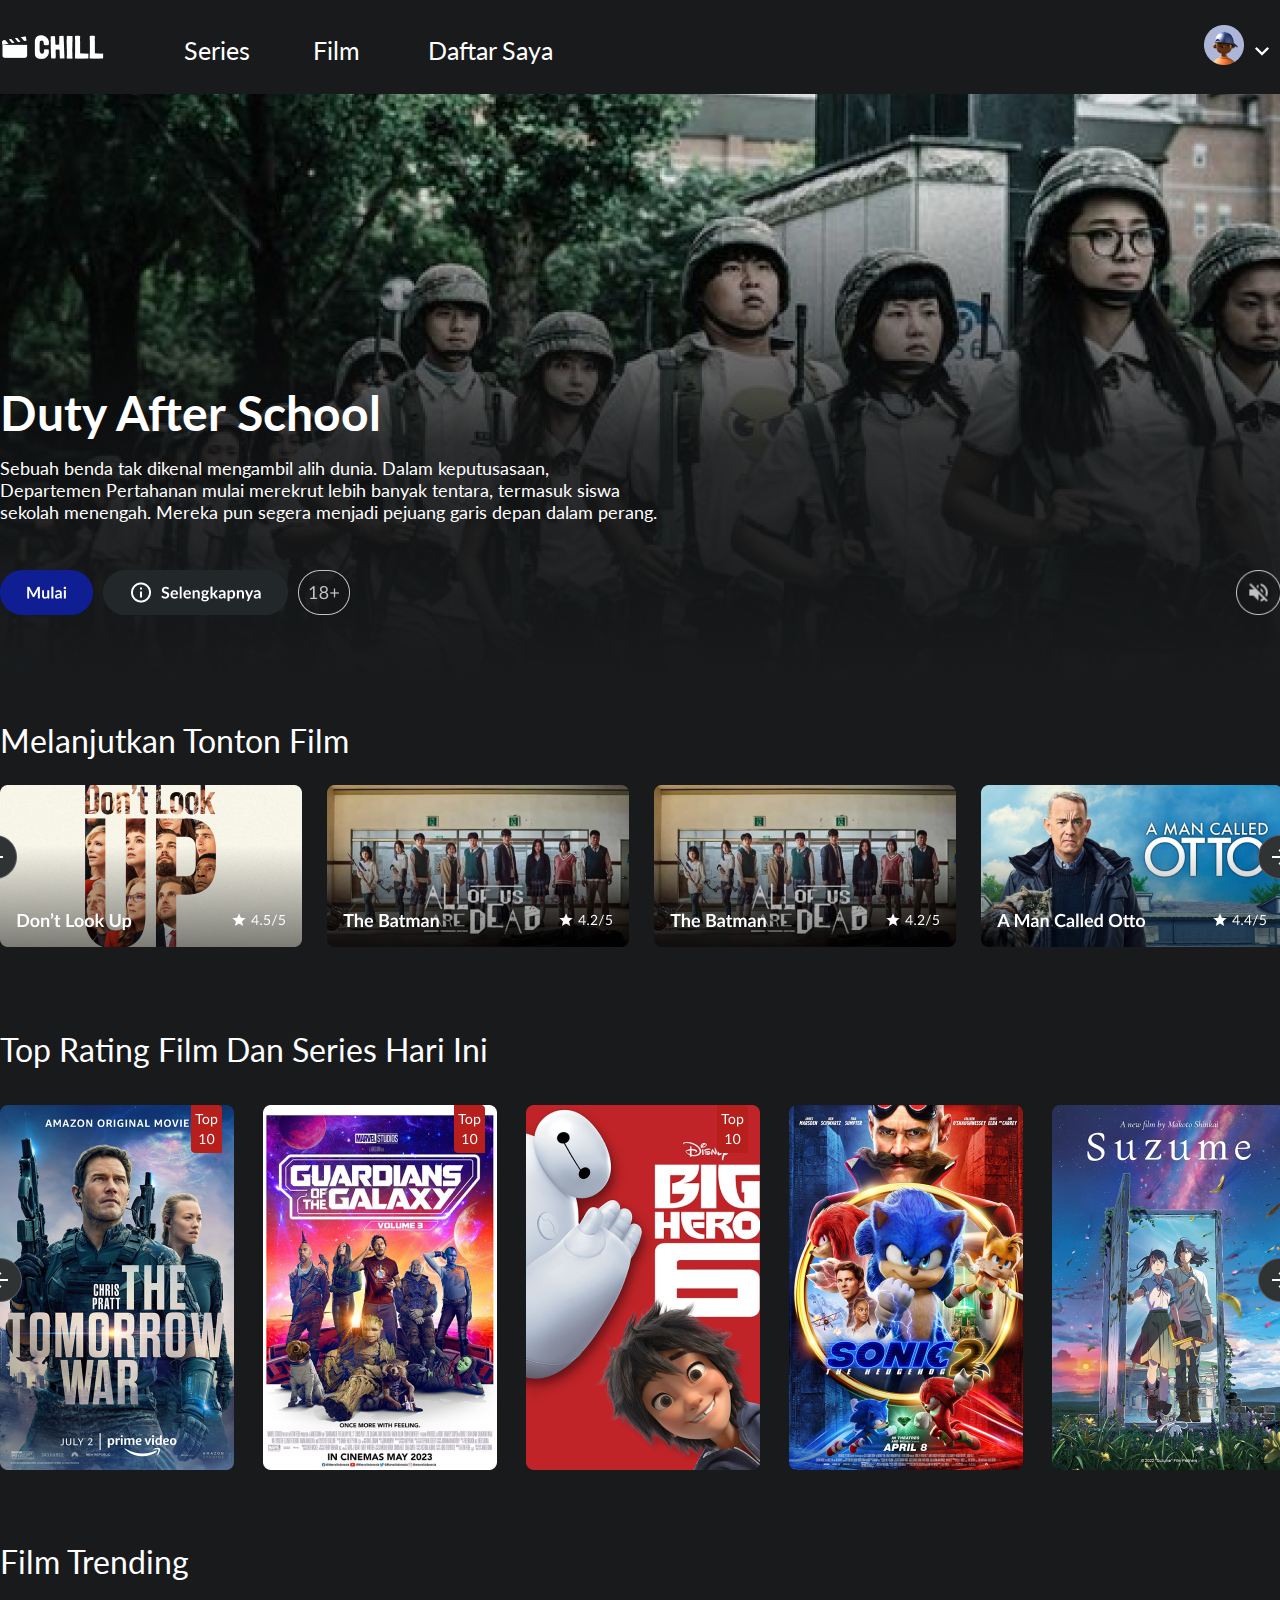
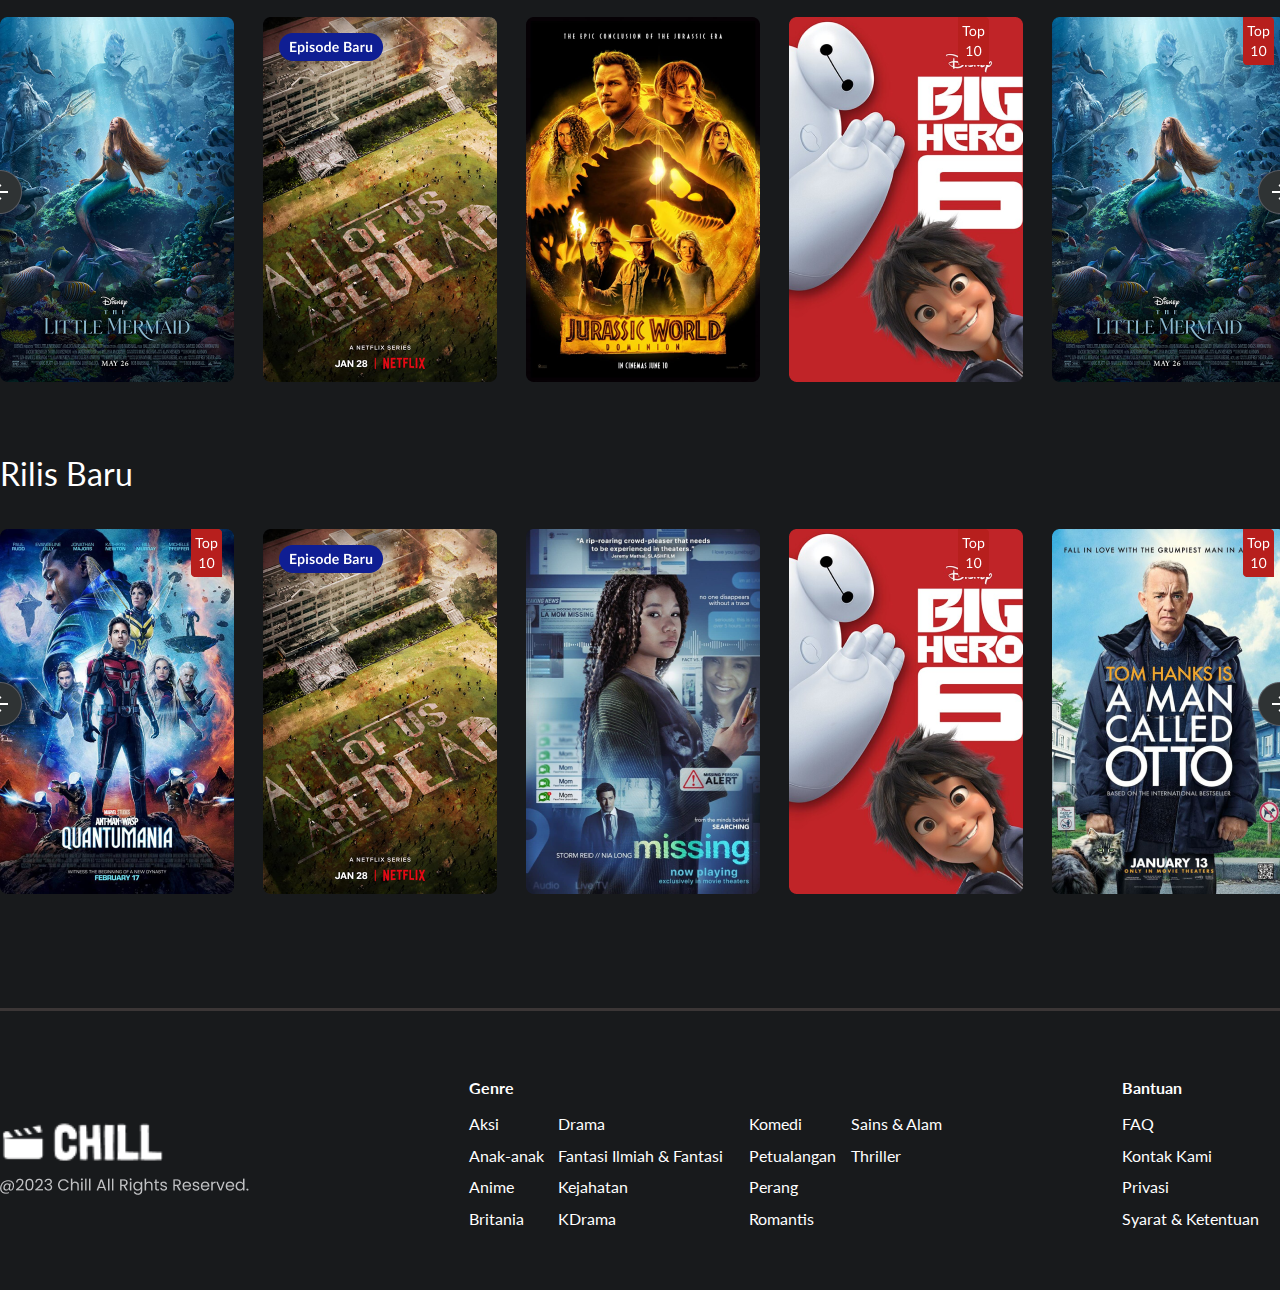
<file: beranda mvp hari senin/index.html>
<!DOCTYPE html>
<html lang="en">
  <head>
    <meta charset="UTF-8" />
    <meta name="viewport" content="width=device-width, initial-scale=1.0" />
    <title>Document</title>
  </head>
  <body>
    <link
      href="https://fonts.googleapis.com/css2?family=Lato:wght@400;700&display=swap"
      rel="stylesheet"
    />
    <link rel="stylesheet" href="style.css" />
    <div class="background layar-pc">
      <nav>
        <div><img src="gambar/Logo.png" alt="" class="logo" /></div>
        <div class="navbar-series">Series</div>
        <div class="navbar-film">Film</div>
        <div class="navbar-daftar-saya">Daftar Saya</div>
        <div class="icon-avatar">
          <img src="gambar/avatar.png" alt="" />
          <img src="gambar/arrow.png" alt="" />
        </div>
      </nav>

      <main>
        <div class="item-jumbotron">
          <img class="jumbotron" src="gambar/gambar-jumbo.png" alt="" />
          <div text-jumbotron>
            <p><b class="text-duty">Duty After School</b></p>
            <span class="informasi-film">
              Sebuah benda tak dikenal mengambil alih dunia. Dalam
              keputusasaan,<br />
              Departemen Pertahanan mulai merekrut lebih banyak tentara,
              termasuk siswa <br />
              sekolah menengah. Mereka pun segera menjadi pejuang garis depan
              dalam perang.
            </span>
            <div class="tombol-informasi">
              <img class="tombol-masuk" src="gambar/Button.png" alt="" />
              <img src="gambar/button-selengkapnya.png" alt="" />
              <img class="logo18" src="gambar/18+.png" alt="" />
              <img class="speaker" src="gambar/speaker.png" alt="" />
            </div>
          </div>
        </div>
        <div class="item1">
          <div class="text-melanjutkan">Melanjutkan Tonton Film</div>
          <div class="panah-kiri">
            <img src="gambar/panah-kiri.png" alt="" />
          </div>
          <div class="panah-kanan">
            <img src="gambar/panah-kanan.png" alt="" />
          </div>
          <div class="list-film">
            <img class="list-f" src="gambar/lanjut1.png" alt="" />
            <img class="list-f" src="gambar/lanjut2.png" alt="" />
            <img class="list-f" src="gambar/lanjut3.png" alt="" />
            <img class="list-f" src="gambar/lanjut4.png" alt="" />
          </div>
        </div>
        <div class="top-rating">
          <div class="text-top">Top Rating Film Dan Series Hari Ini</div>
          <div class="panah-kiri2">
            <img src="gambar/panah-kiri.png" alt="" />
          </div>
          <div class="panah-kanan2">
            <img src="gambar/panah-kanan.png" alt="" />
          </div>
          <div class="list-film">
            <img class="list-f1" src="gambar/top-rating1.png" alt="" />
            <img class="list-f1" src="gambar/top-rating2.png" alt="" />
            <img class="list-f1" src="gambar/top-rating3.png" alt="" />
            <img class="list-f1" src="gambar/top-rating4.png" alt="" />
            <img class="list-f1" src="gambar/top-rating5.png" alt="" />
          </div>
        </div>
        <div class="film-trending">
          <div class="text-top">Film Trending</div>
          <div class="panah-kiri3">
            <img src="gambar/panah-kiri.png" alt="" />
          </div>
          <div class="panah-kanan3">
            <img src="gambar/panah-kanan.png" alt="" />
          </div>
          <div class="list-film">
            <img class="list-f2" src="gambar/tranding1.png" alt="" />
            <img class="list-f2" src="gambar/tranding2.png" alt="" />
            <img class="list-f2" src="gambar/tranding3.png" alt="" />
            <img class="list-f2" src="gambar/tranding4.png" alt="" />
            <img class="list-f2" src="gambar/tranding5.png" alt="" />
          </div>
        </div>
        <div class="rilis-baru">
          <div class="text-top">Rilis Baru</div>
          <div class="panah-kiri3">
            <img src="gambar/panah-kiri.png" alt="" />
          </div>
          <div class="panah-kanan3">
            <img src="gambar/panah-kanan.png" alt="" />
          </div>
          <div class="list-film">
            <img class="list-f2" src="gambar/rilis1.png" alt="" />
            <img class="list-f2" src="gambar/tranding2.png" alt="" />
            <img class="list-f2" src="gambar/rilis2.png" alt="" />
            <img class="list-f2" src="gambar/tranding4.png" alt="" />
            <img class="list-f2" src="gambar/rilis3.png" alt="" />
          </div>
        </div>
      </main>
      <footer class="bawah">
        <img src="gambar/Logo.png" alt="" class="logo-bawah" />
        <img src="gambar/copyright.png" alt="" class="copyright" />
        <table class="tabel">
          <tr>
            <th>Genre</th>
            <th></th>
            <th></th>
            <th></th>
            <th></th>
            <th>Bantuan</th>
          </tr>
          <tr>
            <td></td>
            <td></td>
            <td></td>
            <td></td>
            <td class="kolom-kosong"></td>
            <td></td>
          </tr>
          <tr>
            <td>Aksi</td>
            <td>Drama</td>
            <td>Komedi</td>
            <td>Sains & Alam</td>
            <td class="kolom-kosong"></td>
            <td>FAQ</td>
          </tr>
          <tr>
            <td>Anak-anak</td>
            <td>Fantasi Ilmiah & Fantasi</td>
            <td>Petualangan</td>
            <td>Thriller</td>
            <td class="kolom-kosong"></td>
            <td>Kontak Kami</td>
          </tr>
          <tr>
            <td>Anime</td>
            <td>Kejahatan</td>
            <td>Perang</td>
            <td></td>
            <td class="kolom-kosong"></td>
            <td>Privasi</td>
          </tr>
          <tr>
            <td>Britania</td>
            <td>KDrama</td>
            <td>Romantis</td>
            <td></td>
            <td class="kolom-kosong"></td>
            <td>Syarat & Ketentuan</td>
          </tr>
        </table>
      </footer>
    </div>
    <div class="layar-hp background-hp">
      <nav class="nav-hp">
        <img src="gmbar-hp/movie-open.png" alt="" class="logo-hp" />
        <span class="text-navhp">Series</span>
        <span class="text-navhp">Film</span>
        <span class="text-navhp">Daftar Saya</span>
        <img src="gmbar-hp/Avatar.png" alt="" class="avatar-hp" />
      </nav>
      <main>
        <div>
          <img src="gmbar-hp/jumbotron-hp.png" alt="" class="jumbotron-hp" />
          <span class="text-duty-hp">Duty After School</span>
          <span class="text-info-hp"
            >Sebuah benda tak dikenal mengambil alih dunia. Dalam <br />
            keputusasaan, Departemen Pertahanan mulai merekrut....
          </span>
          <div class="tombol-bg-hp">
            <img src="gmbar-hp/mulai.png" alt="" />
            <img
              src="gmbar-hp/selengkapnya.png"
              alt=""
              class="selengkapnya-hp"
            />
            <img src="gmbar-hp/18.png" alt="" class="s18-hp" />
            <img src="gmbar-hp/volume.png" alt="" class="volume-hp" />
          </div>
        </div>
        <div class="melanjutkan-hp">
          <span>Melanjutkan Nonton Film</span><br /><br />
          <img src="gmbar-hp/film1.png" alt="" />
        </div>
        <div class="top-hp">
          <span>Top Rating Film dan Series Hari ini</span><br /><br />
          <img src="gmbar-hp/top1.png" alt="" class="top-bg" />
          <img src="gmbar-hp/top2.png" alt="" class="top-bg" />
          <img src="gmbar-hp/top3.png" alt="" class="top-bg" />
        </div>
        <div class="top-hp">
          <span>Film trending</span><br /><br />
          <img src="gmbar-hp/tranding1.png" alt="" class="top-bg" />
          <img src="gmbar-hp/tranding2.png" alt="" class="top-bg" />
          <img src="gmbar-hp/tranding3.png" alt="" class="top-bg" />
        </div>
        <div class="top-hp">
          <span>Rilis Baru</span><br /><br />
          <img src="gmbar-hp/rilis1.png" alt="" class="top-bg" />
          <img src="gmbar-hp/rilis2.png" alt="" class="top-bg" />
          <img src="gmbar-hp/rilis3.png" alt="" class="top-bg" />
        </div>
      </main>
      <footer class="ft-hp">
        <img src="gmbar-hp/logo-footer.png" alt="" class="logo-foter" />
        <img src="gmbar-hp/copyright.png" alt="" class="copyright-hp" />
        <div class="ft-hp2">
          Genre <img src="gmbar-hp/right.png" alt="" class="panah-kanan-hp" />
        </div>
        <div class="ft-hp2">
          Genre <img src="gmbar-hp/right.png" alt="" class="panah-kanan-hp" />
        </div>
      </footer>
    </div>
  </body>
</html>
</file>
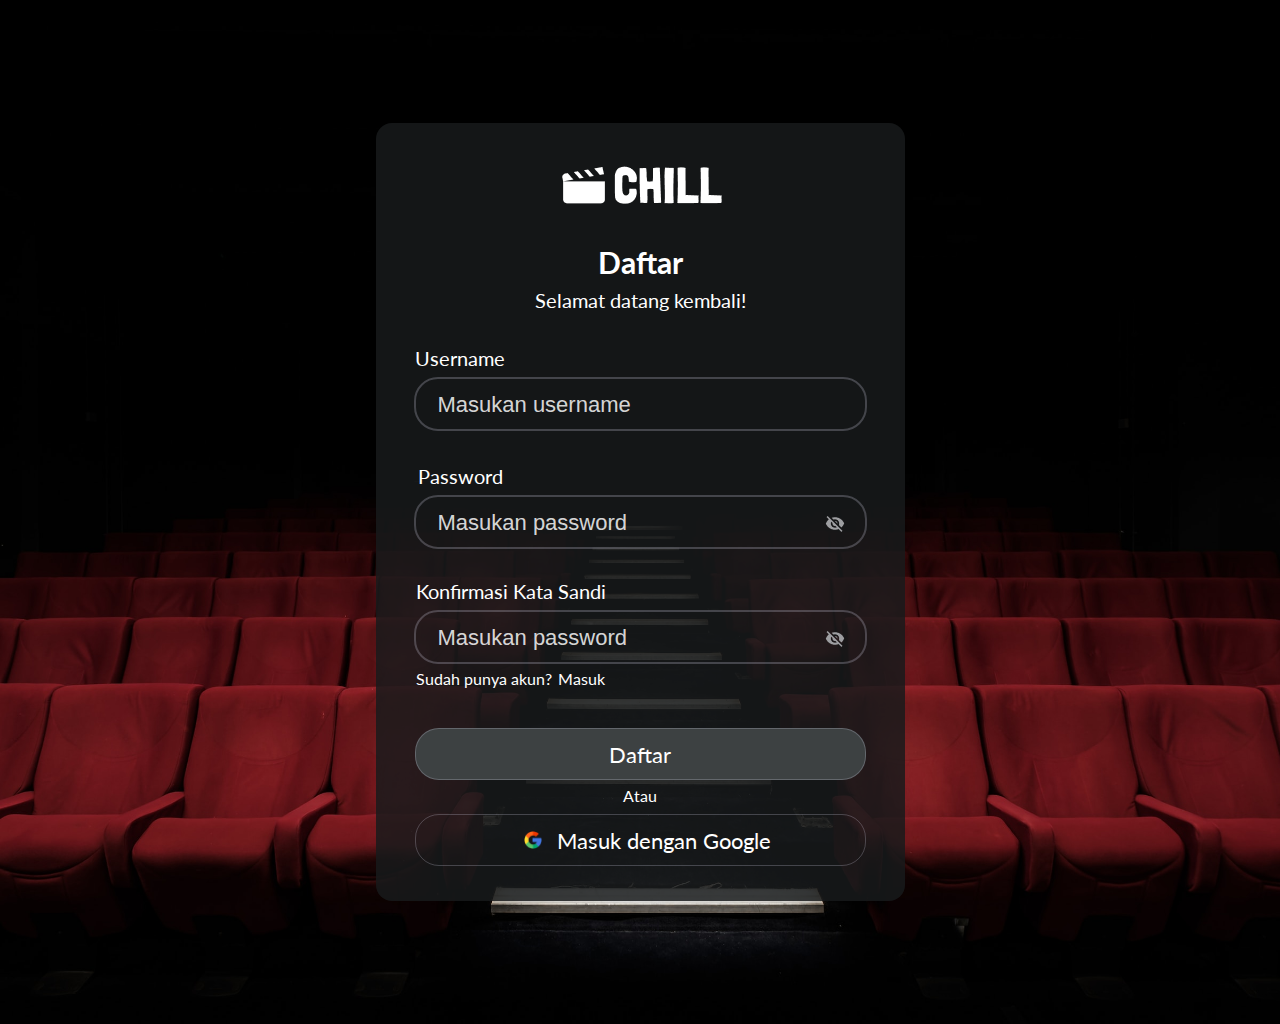
<file: halaman-daftar/index.html>
<!DOCTYPE html>
<html lang="en">
  <head>
    <meta charset="UTF-8" />
    <meta name="viewport" content="width=device-width, initial-scale=1.0" />
    <title>mvp login hari senin</title>
    <link rel="stylesheet" href="style.css" />
  </head>
  <body>
    <link
      href="https://fonts.googleapis.com/css2?family=Lato:wght@400;700&display=swap"
      rel="stylesheet"
    />

    <div class="bg">
      <img src="gambar/bg-login.jpeg" alt="Background Image" class="bgi" />
      <div class="container">
        <div class="logo">
          <img src="gambar/Logo.png" alt="" />
        </div>

        <div class="masuk">Daftar</div>
        <div class="selamat">Selamat datang kembali!</div>
        <div class="username">Username</div>
        <div class="form-username">
          <input type="text" placeholder="Masukan username" />
        </div>
        <div class="password">Password</div>
        <div class="form-password">
          <input type="text" placeholder="Masukan password" /><img
            src="gambar/eye-off.png"
            alt=""
            width="20px"
          />
        </div>
        <div class="password2">Konfirmasi Kata Sandi</div>
        <div class="form-password2">
          <input type="text" placeholder="Masukan password" /><img
            src="gambar/eye-off.png"
            alt=""
            width="20px"
          />
        </div>
        <div class="text-belum-punya">
          Sudah punya akun?
          <span class="text-daftar">Masuk</span>
        </div>
        <div class="tombol-masuk">Daftar</div>
        <div class="text-atau">Atau</div>
        <div class="tombol-masuk-google">
          <img src="gambar/logo-google.png" width="18" alt="" /> Masuk dengan
          Google
        </div>
      </div>
    </div>
  </body>
</html>
</file>
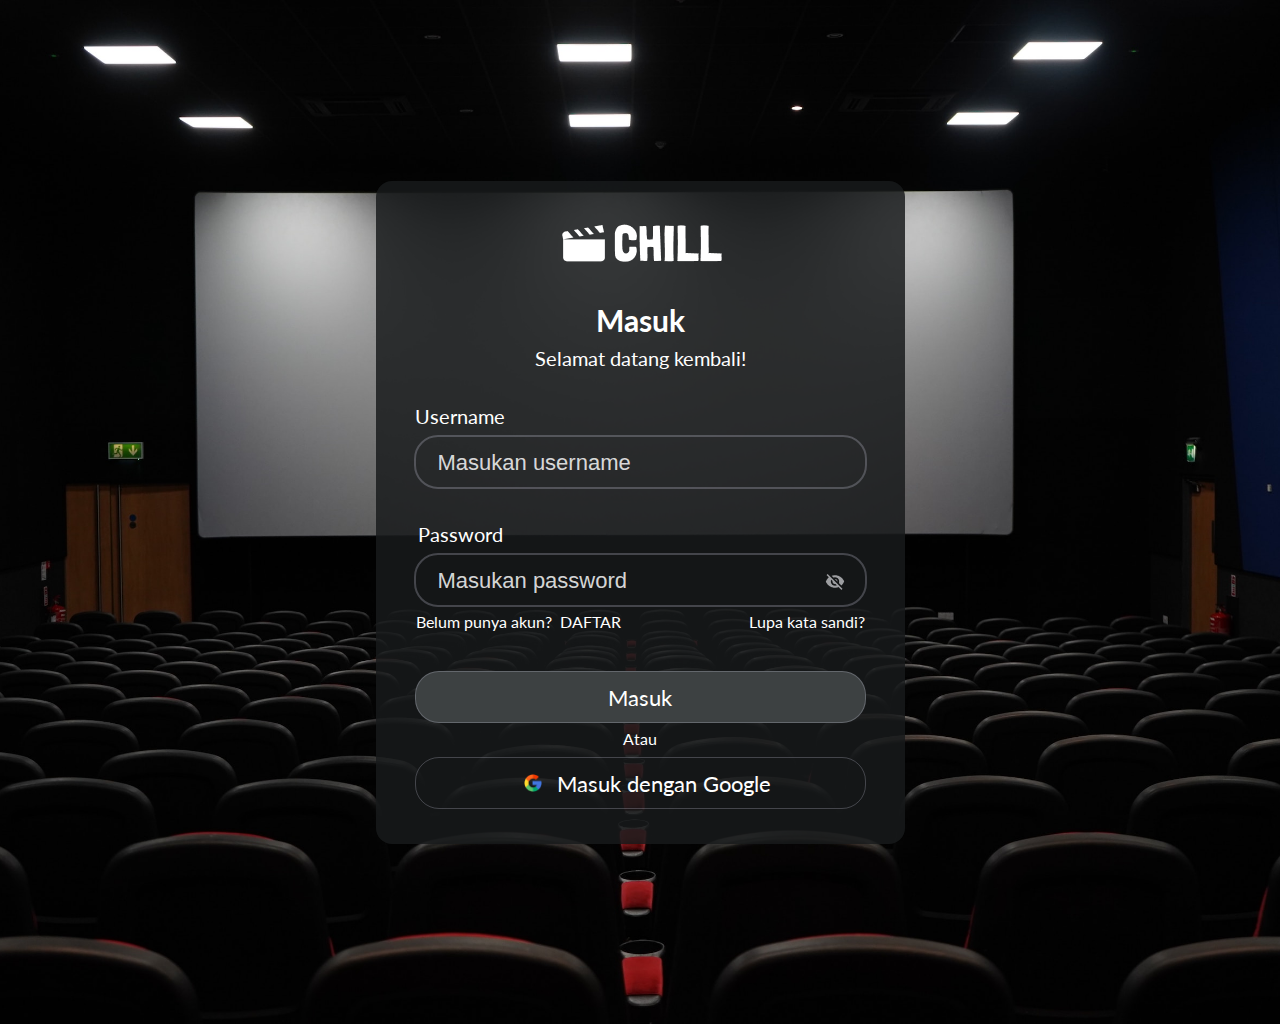
<file: masuk/index.html>
<!DOCTYPE html>
<html lang="en">
  <head>
    <meta charset="UTF-8" />
    <meta name="viewport" content="width=device-width, initial-scale=1.0" />
    <title>mvp login hari senin</title>
    <link rel="stylesheet" href="style.css" />
  </head>
  <body>
    <link
      href="https://fonts.googleapis.com/css2?family=Lato:wght@400;700&display=swap"
      rel="stylesheet"
    />

    <div class="bg">
      <img src="gambar/bg-login.jpeg" alt="Background Image" class="bgi" />
      <div class="container">
        <div class="logo">
          <img src="gambar/Logo.png" alt="" />
        </div>

        <div class="masuk">Masuk</div>
        <div class="selamat">Selamat datang kembali!</div>
        <div class="username">Username</div>
        <div class="form-username">
          <input type="text" placeholder="Masukan username" />
        </div>
        <div class="password">Password</div>
        <div class="form-password">
          <input type="text" placeholder="Masukan password" /><img
            src="gambar/eye-off.png"
            alt=""
            width="20px"
          />
        </div>
        <div class="text-belum-punya">
          Belum punya akun?
          <span class="text-daftar"> DAFTAR</span>
          <span class="lupa-kata"> Lupa kata sandi?</span>
        </div>
        <div class="tombol-masuk">Masuk</div>
        <div class="text-atau">Atau</div>
        <div class="tombol-masuk-google">
          <img src="gambar/logo-google.png" width="18" alt="" /> Masuk dengan
          Google
        </div>
      </div>
    </div>
  </body>
</html>
</file>
<file: beranda mvp hari senin/style.css>
.background {
  width: 1440px;
  height: 2890px;
  background-color: #181a1c;
  position: absolute;
}

body {
  display: flex;
  justify-content: center;

  margin: 0;
  color: white;
  font-family: "Lato", sans-serif;
}
.logo {
  position: absolute;
  width: 103.55px;
  margin-top: 25px;
  margin-left: 80px;
}
.navbar-series {
  margin-top: 34.5px;
  position: absolute;
  font-size: 25px;
  margin-left: 263.55px;
}
.navbar-film {
  margin-top: 34.5px;
  position: absolute;
  font-size: 25px;
  margin-left: 392.55px;
}
.navbar-daftar-saya {
  position: absolute;
  margin-top: 34.5px;
  font-size: 25px;
  margin-left: 507.55px;
}
.icon-avatar {
  position: absolute;
  width: 103.55px;
  margin-top: 25px;
  margin-left: 1284px;
}
.jumbotron {
  margin-top: 94px;
  width: 1440px;
  height: 587px;
  position: absolute;
}
.item-jumbotron {
  position: absolute;
}
.text-jumbotron {
  position: absolute;
}
.text-duty {
  width: 400px;
  position: absolute;
  font-size: 48px;
  margin-top: 368px;
  margin-left: 80px;
}
.informasi-film {
  width: 800px;
  position: absolute;
  font-size: 18px;
  margin-top: 441px;
  margin-left: 80px;
}
.tombol-informasi {
  width: 1280px;
  height: 45px;

  margin-top: 554px;
  margin-left: 80px;
  z-index: 2;
  position: absolute;
  display: flex;
}
.tombol-masuk {
  width: 93px;
  margin-right: 10px;
}
.logo18 {
  margin-left: 10px;
}
.speaker {
  margin-left: 886px;
}
.item1 {
  width: 1440px;
  height: 309px;

  margin-top: 681px;
  position: absolute;
  font-size: 32px;
}
.text-melanjutkan {
  margin-top: 40px;
  margin-left: 80px;
}
.panah-kiri {
  margin-left: 53px;
  margin-top: 75px;
  position: absolute;
}
.panah-kanan {
  margin-left: 1338px;
  margin-top: 75px;
  position: absolute;
}
.list-film {
  margin-top: 25px;
  margin-left: 80px;
}
.list-f {
  margin-right: 17px;
}
.top-rating {
  position: absolute;
  margin-top: 990px;
  width: 1440px;
  height: 512px;
}
.text-top {
  margin-top: 40px;
  font-size: 32px;
  position: absolute;
  margin-left: 80px;
}
.panah-kiri2 {
  margin-left: 58px;
  margin-top: 268px;
  position: absolute;
}
.panah-kanan2 {
  margin-left: 1338px;
  margin-top: 268px;
  position: absolute;
}
.list-f1 {
  margin-right: 25px;
  margin-top: 90px;
}
.film-trending {
  position: absolute;
  margin-top: 1502px;
  width: 1440px;
  height: 512px;
}
.text-top2 {
  margin-top: 40px;
  font-size: 32px;
  position: absolute;
  margin-left: 80px;
}
.panah-kiri3 {
  margin-left: 58px;
  margin-top: 268px;
  position: absolute;
}
.panah-kanan3 {
  margin-left: 1338px;
  margin-top: 268px;
  position: absolute;
}
.list-f2 {
  margin-right: 25px;
  margin-top: 90px;
}
.rilis-baru {
  position: absolute;
  margin-top: 2014px;
  width: 1440px;
  height: 512px;
}
.text-top2 {
  margin-top: 40px;
  font-size: 32px;
  position: absolute;
  margin-left: 80px;
}
.panah-kiri3 {
  margin-left: 58px;
  margin-top: 268px;
  position: absolute;
}
.panah-kanan3 {
  margin-left: 1338px;
  margin-top: 268px;
  position: absolute;
}
.list-f2 {
  margin-right: 25px;
  margin-top: 90px;
}
.bawah {
  width: 1440px;
  height: 284px;

  margin-top: 2608px;
  border-top: 3px solid rgb(59, 54, 54);
}
.logo-bawah {
  width: 163px;
  margin-top: 96.5px;
  margin-left: 80px;
  position: absolute;
}
.copyright {
  margin-top: 166.5px;
  margin-left: 80px;
  position: absolute;
}
.tabel {
  margin-left: 546px;
  margin-top: 60px;
  width: 814px;
  height: 164px;
}
.tabel,
.tabel th,
.tabel td {
  text-align: left;
}
.kolom-kosong {
  width: 160px;
}
/* style.css */

@media (max-width: 700px) {
  .layar-pc {
    display: none;
  }
  .background-hp {
    width: 360px;
    height: 1380px;
    background-color: #181a1c;
  }

  .nav-hp {
    width: 360px;
    height: 56px;
    background-color: #181a1c;
    position: absolute;
  }
  .logo-hp {
    margin-top: 15px;
    margin-left: 20px;
  }
  .text-navhp {
    margin-right: 7px;
    margin-left: 7px;
    font-size: 14px;
  }
  .avatar-hp {
    margin-left: 75px;
  }
  .text-duty-hp {
    position: absolute;
    z-index: 2;
    display: flex;
    margin-top: -150px;
    margin-left: 22px;
    font-size: 24px;
  }
  .jumbotron-hp {
    margin-top: 56px;
  }
  .text-info-hp {
    font-size: 12px;
    margin-top: -100px;
    margin-left: 22px;
    position: absolute;
    z-index: 2;
    display: flex;
  }
  .tombol-bg-hp {
    position: absolute;
    display: flex;
    z-index: 2;
    margin-top: -50px;
    margin-left: 22px;
  }
  .selengkapnya-hp {
    margin-left: 8px;
  }
  .s18-hp {
    margin-left: 8px;
  }
  .volume-hp {
    margin-left: 75px;
  }
  .melanjutkan-hp {
    margin-top: 20px;
    margin-left: 20px;
  }
  .top-hp {
    margin-top: 40px;
    margin-left: 20px;
  }
  .top-bg {
    margin-right: 10px;
  }
  .ft-hp {
    width: 360px;
    height: 193px;
  }
  .logo-foter {
    margin-top: 20px;
    margin-left: 20px;
  }
  .copyright-hp {
    margin-top: 16px;
    margin-left: 20px;
  }
  .ft-hp2 {
    font-size: 16px;
    margin-left: 20px;
    margin-top: 16px;
  }
  .panah-kanan-hp {
    margin-left: 252px;
  }
}
</file>
<file: halaman-daftar/style.css>
.bg {
  display: flex;
  justify-content: center;

  position: relative;
  top: 0;
  left: 0;

  width: 1440px;
  height: 1024px;
}

.bgi {
  width: 100%;
  object-fit: cover;
}

.container {
  width: 529px;
  height: 778px;
  background-color: #181a1cd6;
  display: flex;
  justify-content: center;
  position: absolute;
  margin-top: 123px;
  border-radius: 16px;
  color: white;
}

body {
  font-family: "Lato", sans-serif;
  display: flex;
  justify-content: center;
  align-items: center;

  margin: 0;
  background: #f0f0f0;
}

.logo {
  width: 163px;
  height: 44px;
  margin-top: 40px;
  position: absolute;
}

.masuk {
  position: absolute;
  margin-top: 121px;
  font-size: 30px;
  font-weight: bold;
}
.selamat {
  position: absolute;
  margin-top: 165px;
  font-size: 20px;
}
.username {
  position: absolute;
  margin-top: 223px;
  margin-right: 360px;
  font-size: 20px;
}

.form-username {
  width: 449px;
  height: 50px;
  border: 2px solid rgba(231, 227, 252, 0.23);
  border-radius: 24px;
  margin-top: 254px;
  position: absolute;
}
.form-username input {
  width: 100%;
  height: 100%;
  background: transparent;
  border: none;
  outline: none;
  font-size: 22px;
  color: #ffffffd6;
  margin-left: 20px;
}

.form-username input::placeholder {
  color: #ffffffd6;
}

.password {
  position: absolute;
  margin-top: 341px;
  margin-right: 360px;
  font-size: 20px;
}

.password2 {
  position: absolute;
  margin-top: 456px;
  width: 449px;
  font-size: 20px;
}

.form-password {
  width: 449px;
  height: 50px;
  border: 2px solid rgba(231, 227, 252, 0.23);
  border-radius: 24px;
  margin-top: 372px;
  position: absolute;
}
.form-password2 {
  width: 449px;
  height: 50px;
  border: 2px solid rgba(231, 227, 252, 0.23);
  border-radius: 24px;
  margin-top: 487px;
  position: absolute;
}
.form-password2 input {
  width: 100%;
  height: 100%;
  background: transparent;
  border: none;
  outline: none;
  font-size: 22px;
  color: #ffffffd6;
  margin-left: 20px;
}

.form-password2 input::placeholder {
  color: #ffffffd6;
}
.form-password2 img {
  position: absolute;
  margin-top: -36.5px;
  left: 409px;
}
.form-password input {
  width: 100%;
  height: 100%;
  background: transparent;
  border: none;
  outline: none;
  font-size: 22px;
  color: #ffffffd6;
  margin-left: 20px;
}

.form-password input::placeholder {
  color: #ffffffd6;
}
.form-password img {
  position: absolute;
  margin-top: -36.5px;
  left: 409px;
}
.text-belum-punya {
  display: flex;
  justify-content: space-between;
  align-items: center;
  margin-top: 546px;
  position: absolute;
  width: 449px;
}

.text-daftar {
  margin-right: 260px;
}

.tombol-masuk {
  position: absolute;
  display: flex;
  width: 449px;
  height: 50px;
  border-radius: 24px;
  background-color: #3d4142;
  margin-top: 605px;
  border: 1px solid rgba(231, 227, 252, 0.23);
  justify-content: center;
  align-items: center;
  font-size: 22px;
}
.text-atau {
  margin-top: 663px;
  position: absolute;
}
.tombol-masuk-google {
  display: flex;
  width: 449px;
  height: 50px;
  border-radius: 24px;

  margin-top: 691px;
  border: 1px solid rgba(231, 227, 252, 0.23);
  justify-content: center;
  align-items: center;
  font-size: 22px;
  position: absolute;
}
.tombol-masuk-google img {
  margin: 14.5px;
}

@media (max-width: 500px) {
  body {
    align-items: center;
    height: 100vh;
  }

  .container {
    transform: scale(0.563);
    margin-top: 80px;
  }
}
</file>
<file: masuk/style.css>
.bg {
  display: flex;
  justify-content: center;

  position: relative;
  top: 0;
  left: 0;

  width: 1440px;
  height: 1024px;
}

.bgi {
  width: 100%;
  object-fit: cover;
}

.container {
  width: 529px;
  height: 663px;
  background-color: #181a1cd6;
  display: flex;
  justify-content: center;
  position: absolute;
  margin-top: 181px;
  border-radius: 16px;
  color: white;
}

body {
  font-family: "Lato", sans-serif;
  display: flex;
  justify-content: center;
  align-items: center;

  margin: 0;
  background: #f0f0f0;
}

.logo {
  width: 163px;
  height: 44px;
  margin-top: 40px;
  position: absolute;
}

.masuk {
  position: absolute;
  margin-top: 121px;
  font-size: 30px;
  font-weight: bold;
}
.selamat {
  position: absolute;
  margin-top: 165px;
  font-size: 20px;
}
.username {
  position: absolute;
  margin-top: 223px;
  margin-right: 360px;
  font-size: 20px;
}

.form-username {
  width: 449px;
  height: 50px;
  border: 2px solid rgba(231, 227, 252, 0.23);
  border-radius: 24px;
  margin-top: 254px;
  position: absolute;
}
.form-username input {
  width: 100%;
  height: 100%;
  background: transparent;
  border: none;
  outline: none;
  font-size: 22px;
  color: #ffffffd6;
  margin-left: 20px;
}

.form-username input::placeholder {
  color: #ffffffd6;
}

.password {
  position: absolute;
  margin-top: 341px;
  margin-right: 360px;
  font-size: 20px;
}

.form-password {
  width: 449px;
  height: 50px;
  border: 2px solid rgba(231, 227, 252, 0.23);
  border-radius: 24px;
  margin-top: 372px;
  position: absolute;
}
.form-password input {
  width: 100%;
  height: 100%;
  background: transparent;
  border: none;
  outline: none;
  font-size: 22px;
  color: #ffffffd6;
  margin-left: 20px;
}

.form-password input::placeholder {
  color: #ffffffd6;
}
.form-password img {
  position: absolute;
  margin-top: -36.5px;
  left: 409px;
}
.text-belum-punya {
  display: flex;
  justify-content: space-between;
  align-items: center;
  margin-top: 431px;
  position: absolute;
  width: 449px;
}

.text-daftar {
  margin-right: 120px;
}

.text-lupa {
  margin-right: auto;
  text-align: right;
}
.tombol-masuk {
  position: absolute;
  display: flex;
  width: 449px;
  height: 50px;
  border-radius: 24px;
  background-color: #3d4142;
  margin-top: 490px;
  border: 1px solid rgba(231, 227, 252, 0.23);
  justify-content: center;
  align-items: center;
  font-size: 22px;
}
.text-atau {
  margin-top: 548px;
  position: absolute;
}
.tombol-masuk-google {
  display: flex;
  width: 449px;
  height: 50px;
  border-radius: 24px;

  margin-top: 576px;
  border: 1px solid rgba(231, 227, 252, 0.23);
  justify-content: center;
  align-items: center;
  font-size: 22px;
  position: absolute;
}
.tombol-masuk-google img {
  margin: 14.5px;
}

@media (max-width: 500px) {
  body {
    align-items: center;
    height: 100vh;
  }

  .container {
    transform: scale(0.563);
    margin-top: 80px;
  }
}
</file>
